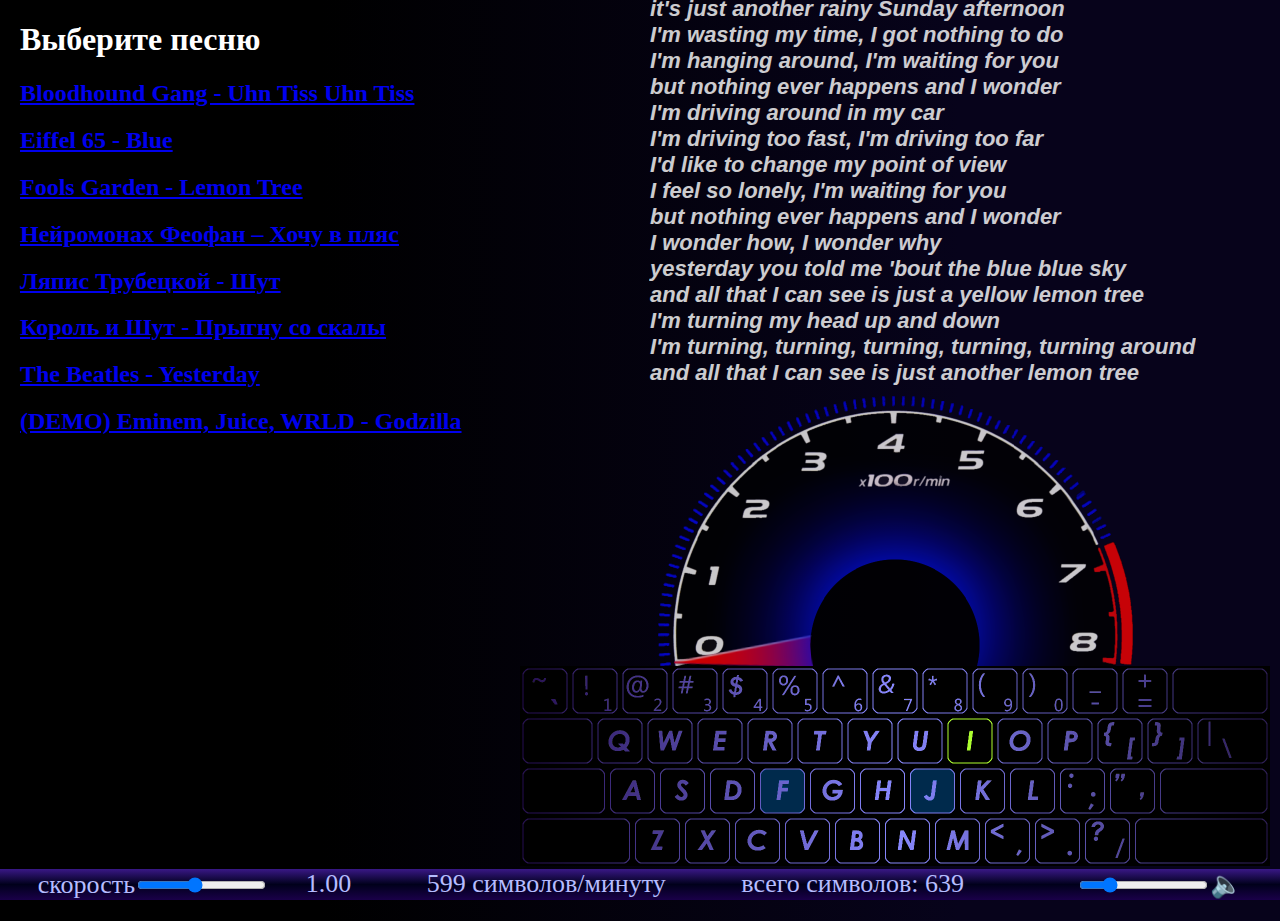
<file: index.html>
﻿<!DOCTYPE html>

<html lang="en">

<head>
	<meta charset="utf-8" />
	<meta name="viewport" content="width=device-width, initial-scale=1.0">
	<meta http-equiv="X-UA-Compatible" content="ie=edge">
	<link href="style.css" rel="stylesheet" />
	<title>klava</title>
</head>

<body style="background: linear-gradient(-90deg,rgb(7, 3, 27) 25%, rgb(0, 0, 0) 75%);">

	<div style="width: 50%; margin: 0 20px;">
		<h1 style="color: #fff;">Выберите песню</h1>
		<h2><a href="./Bloodhound.html">Bloodhound Gang - Uhn Tiss Uhn Tiss</a></h2>
		<h2><a href="./blue.html">Eiffel 65 - Blue</a></h2>
		<h2><a href="./lemon.html">Fools Garden - Lemon Tree</a></h2>
		<h2><a href="./neiromonah.html">Нейромонах Феофан – Хочу в пляс</a></h2>
		<h2><a href="./shut.html">Ляпис Трубецкой - Шут</a></h2>
		<h2><a href="./kih_so_skali.html">Король и Шут - Прыгну со скалы</a></h2>
		<h2><a href="./Yesterday.html">The Beatles - Yesterday</a></h2>
		<h2><a href="./eninem_godzila.html">(DEMO) Eminem, Juice, WRLD - Godzilla</a></h2>

	</div>

	<div class="base" style="width: 0px; ">
		<div class="base1" style="width: 750px; right: 10px;">
			<div id="chart"></div>
			<div id="log"></div>
			<div id="text" style="margin-left: 120px; font-size: 22px;">
				<span id="a"></span><span id="b"></span><span id="c"></span>
			</div>
			<div id="speedKlava">
				<div class="speedometrCenter" id="speedometr">
					<div class="strelka"></div>
				</div>
				<div class="keybordCenter" id="keybord">
					<div class="keybord" id="fon"></div>
					<div class="fonActiv" id="error" style="background-color: red; left: 50px;"></div>
					<div class="fonActiv" id="next" style="background-color: greenyellow;"></div>
					<div class="keybordImgEng"></div>
				</div>
			</div>
		</div>
	</div>

	<div id="menu">
		<div class="el">скорость<input type="range" min="0.2" max="2" step="0.01" value="1" id="setSpeed"></div>
		<span id="getSpeed"></span>
		<span id="symMin"></span>
		<span id="totalSym"></span>
		<div class="el"><input type="range" min="0" max="1" step="0.01" value="0.2" id="volume">🔈</div>
	</div>

	<audio src="error/e1.mp3"></audio>
	<audio src="error/e2.mp3"></audio>
	<audio src="error/e3.mp3"></audio>
	<audio src="error/e4.mp3"></audio>
	<audio src="error/e5.mp3"></audio>
	<audio src="error/e6.mp3"></audio>
	<audio src="error/e7.mp3"></audio>
	<audio src="tada.wav"></audio>

</body>
<script src="lemon.js" type="text/javascript"></script>
<!-- <script src="script.js" type="text/javascript"></script> -->
<script src="demo.js" type="text/javascript"></script>
<script src="./chart/lib/liteChart.min.js"></script>
<script src="chartSeting.js"></script>

</html>
</file>
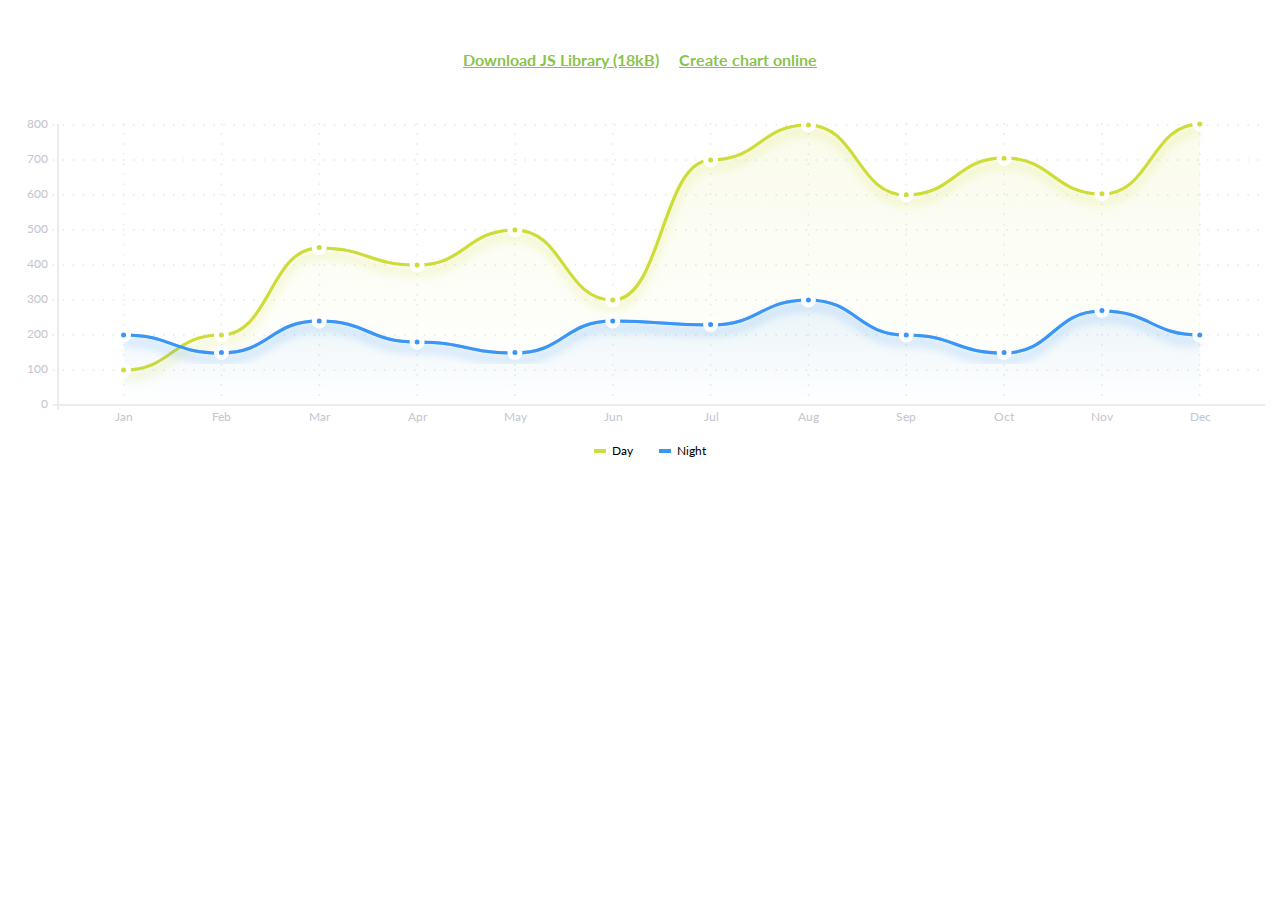
<file: chart/index.html>
<!DOCTYPE html>
<html>
	<head>
		<title>liteChart.js</title>
		<link href="https://fonts.googleapis.com/css?family=Lato:900&display=swap" rel="stylesheet">
		<style>
		body{
			font-family: 'Lato', sans-serif;
		}
		</style>
	</head>
	<body style="margin:0;padding:0;">

		<div style="padding-top: 50px; width: 100%; font-weight: 700; text-align: center;"><span><a href="https://codyshop.ru/litechart-library-for-chart-creation/" target="_blank" style="padding-right: 10px;color: #8bc34a;">Download JS Library (18kB)</a></span><span><a href="https://codyshop.ru/litechart/" target="_blank" style="padding-left: 10px;color: #8bc34a;">Create chart online</a></span></div>
	
		<div id="your-id" style="height: 400px;"></div>
		<script>
			document.addEventListener("DOMContentLoaded", function(){
				// Create liteChart.js Object
				let d = new liteChart("chart");

				// Set labels
				d.setLabels(["Jan", "Feb", "Mar", "Apr", "May", "Jun", "Jul", "Aug", "Sep", "Oct", "Nov", "Dec"]);

				// Set legends and values
				d.addLegend({"name": "Day", "stroke": "#CDDC39", "fill": "#fff", "values": [100, 200, 450, 400, 500, 300, 700, 800, 601, 705, 604, 803]});
				d.addLegend({"name": "Night", "stroke": "#3b95f7", "fill": "#fff", "values": [200, 150, 240, 180, 150, 240, 230, 300, 200, 150, 270, 200]});

				// Inject chart into DOM object
				let div = document.getElementById("your-id");
				d.inject(div);

				// Draw
				d.draw();
			});
		</script>

		<script src="lib/liteChart.min.js"></script>
	</body>
</html>
</file>
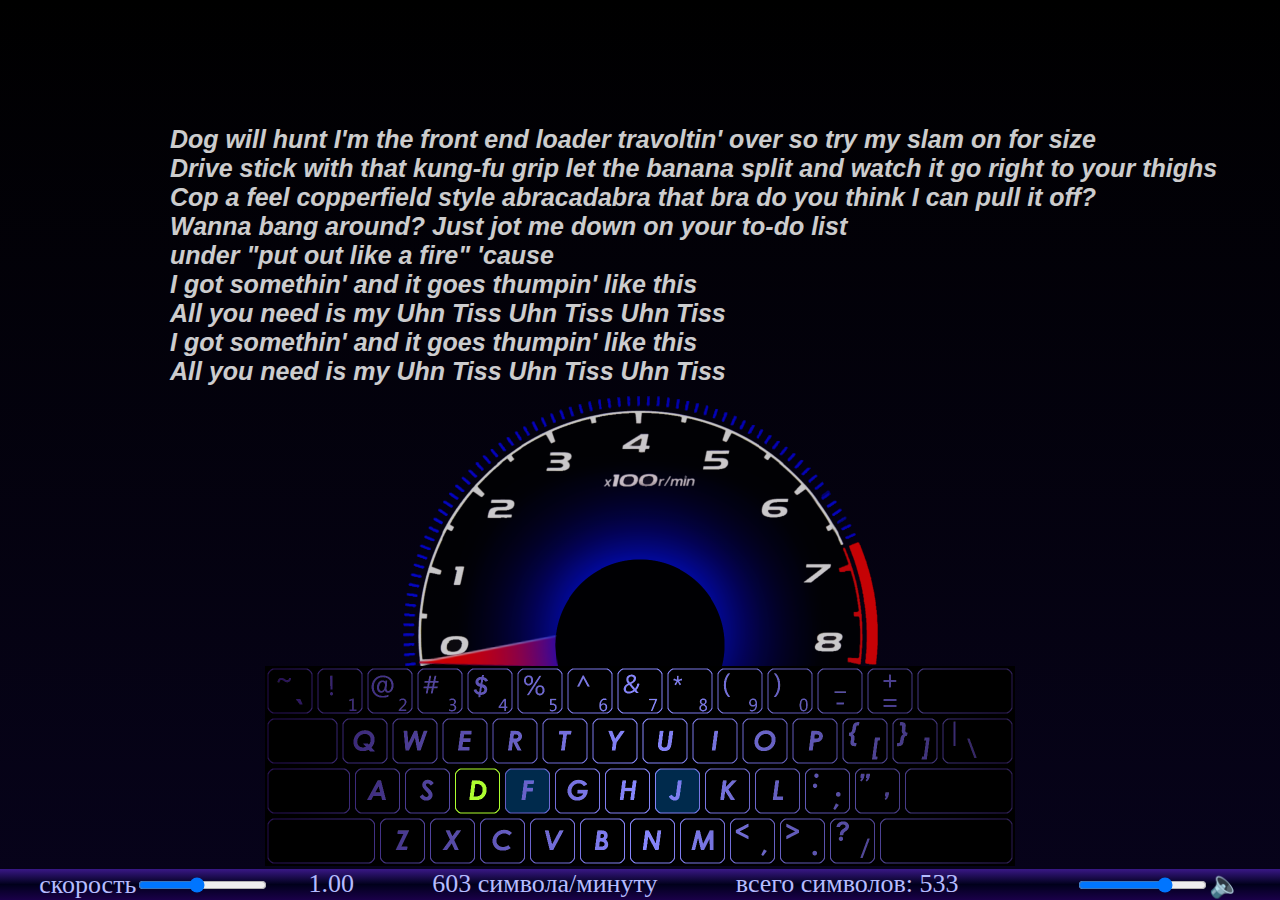
<file: Bloodhound.html>
<!DOCTYPE html>
<html lang="en">

<head>
	<meta charset="UTF-8">
	<meta name="viewport" content="width=device-width, initial-scale=1.0">
	<meta http-equiv="X-UA-Compatible" content="ie=edge">
	<link href="style.css" rel="stylesheet" />
	<title>klava</title>
</head>

<body>
	<div class="base">
		<div class="base1">
			<div id="text" style="margin-left: 120px;">
				<span id="a"></span><span id="b"></span><span id="c"></span>
			</div>
			<div id="speedKlava">
				<div class="speedometrCenter" id="speedometr">
					<div class="strelka"></div>
				</div>
				<div class="keybordCenter" id="keybord">
					<div class="keybord" id="fon"></div>
					<div class="fonActiv" id="error" style="background-color: red; left: 50px;"></div>
					<div class="fonActiv" id="next" style="background-color: greenyellow;"></div>
					<div class="keybordImgEng"></div>
				</div>
			</div>
		</div>
	</div>
	<div id="chart"></div>
	<div id="log"></div>
	<div id="menu">
		<div class="el">скорость<input type="range" min="0.2" max="2" step="0.01" value="1" id="setSpeed"></div>
		<span id="getSpeed"></span>
		<span id="symMin"></span>
		<span id="totalSym"></span>
		<div class="el"><input type="range" min="0" max="1" step="0.01" value="0.2" id="volume">🔈</div>
	</div>

	<audio src="error/e1.mp3"></audio>
	<audio src="error/e2.mp3"></audio>
	<audio src="error/e3.mp3"></audio>
	<audio src="error/e4.mp3"></audio>
	<audio src="error/e5.mp3"></audio>
	<audio src="error/e6.mp3"></audio>
	<audio src="error/e7.mp3"></audio>
	<audio src="tada.wav"></audio>

</body>
<script src="./Bloodhound.js" type="text/javascript"></script>
<script src="script.js" type="text/javascript"></script>
<script src="./chart/lib/liteChart.min.js"></script>
<script src="chartSeting.js"></script>

</html>
</file>
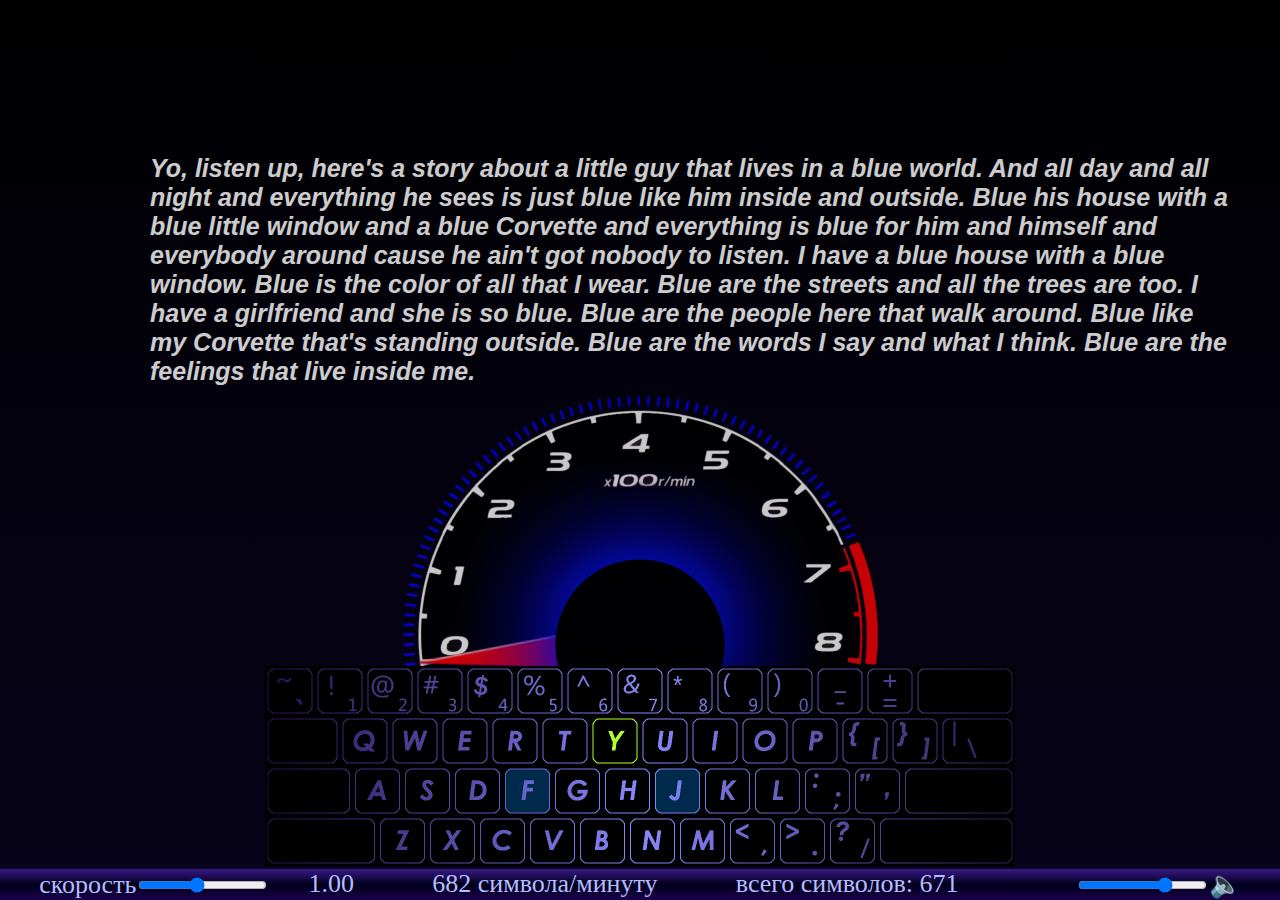
<file: blue.html>
<!DOCTYPE html>
<html lang="en">

<head>
	<meta charset="UTF-8">
	<meta name="viewport" content="width=device-width, initial-scale=1.0">
	<meta http-equiv="X-UA-Compatible" content="ie=edge">
	<link href="style.css" rel="stylesheet" />
	<title>klava</title>
</head>

<body>
	<div class="base">
		<div class="base1">
			<div id="text" style="margin-left: 100px;">
				<span id="a"></span><span id="b"></span><span id="c"></span>
			</div>
			<div id="speedKlava">
				<div class="speedometrCenter" id="speedometr">
					<div class="strelka"></div>
				</div>
				<div class="keybordCenter" id="keybord">
					<div class="keybord" id="fon"></div>
					<div class="fonActiv" id="error" style="background-color: red; left: 50px;"></div>
					<div class="fonActiv" id="next" style="background-color: greenyellow;"></div>
					<div class="keybordImgEng"></div>
				</div>
			</div>
		</div>
	</div>
	<div id="chart"></div>
	<div id="log"></div>
	<div id="menu">
		<div class="el">скорость<input type="range" min="0.2" max="2" step="0.01" value="1" id="setSpeed"></div>
		<span id="getSpeed"></span>
		<span id="symMin"></span>
		<span id="totalSym"></span>
		<div class="el"><input type="range" min="0" max="1" step="0.01" value="0.2" id="volume">🔈</div>
	</div>

	<audio src="error/e1.mp3"></audio>
	<audio src="error/e2.mp3"></audio>
	<audio src="error/e3.mp3"></audio>
	<audio src="error/e4.mp3"></audio>
	<audio src="error/e5.mp3"></audio>
	<audio src="error/e6.mp3"></audio>
	<audio src="error/e7.mp3"></audio>
	<audio src="tada.wav"></audio>

</body>
<script src="./blue.js" type="text/javascript"></script>
<script src="script.js" type="text/javascript"></script>
<script src="./chart/lib/liteChart.min.js"></script>
<script src="chartSeting.js"></script>

</html>
</file>
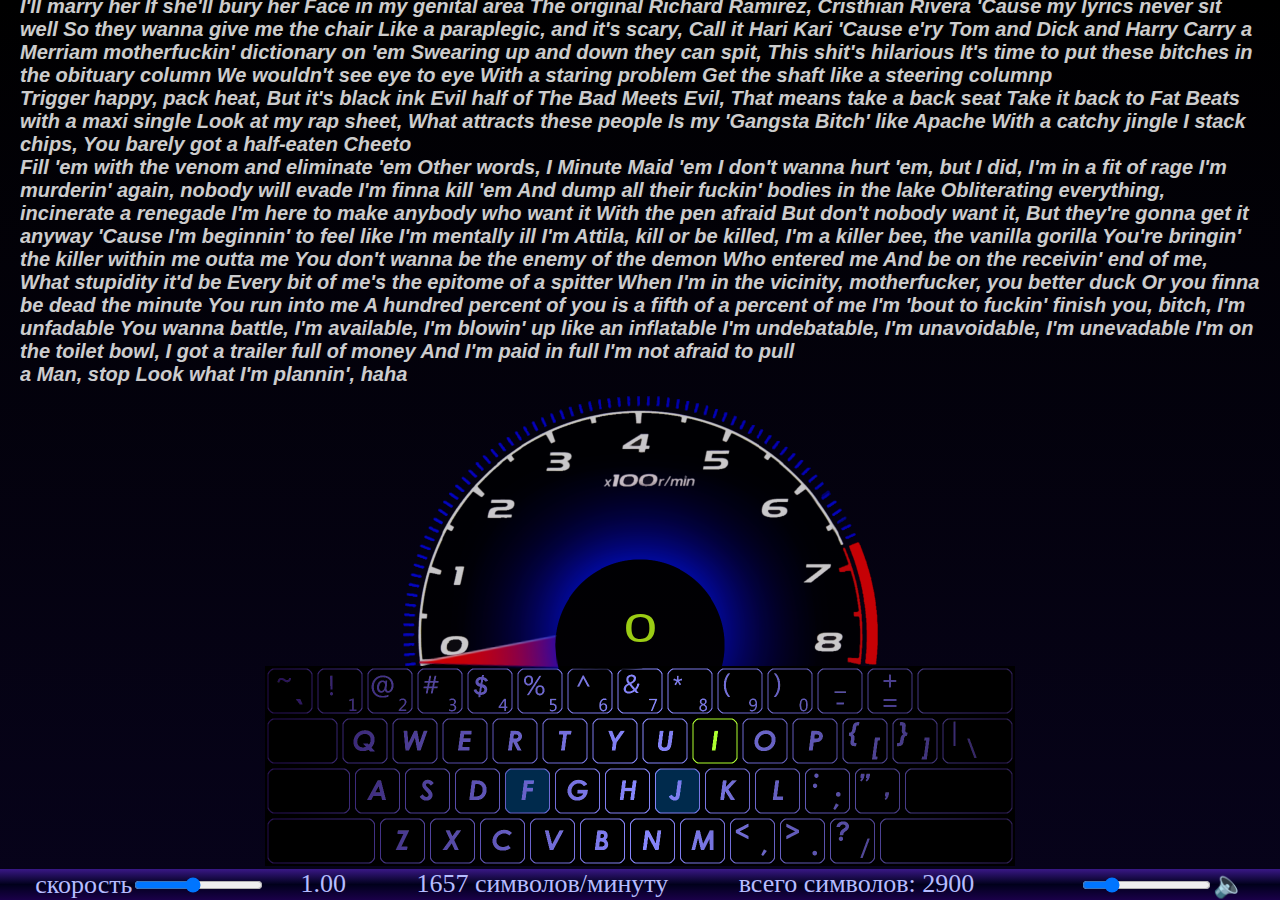
<file: eninem_godzila.html>
<!DOCTYPE html>
<html lang="en">

<head>
	<meta charset="UTF-8">
	<meta name="viewport" content="width=device-width, initial-scale=1.0">
	<meta http-equiv="X-UA-Compatible" content="ie=edge">
	<link href="style.css" rel="stylesheet" />
	<title>klava</title>
</head>

<body>
	<div class="base" style="width: 100%;">
		<div class="base1" style="width: 100%;">
			<div id="text" style="margin: 0 10px; font-size: 20px;">
				<span id="a"></span><span id="b"></span><span id="c"></span>
			</div>
			<div id="speedKlava">
				<div class="speedometrCenter" id="speedometr">
					<div id="speedValue" style="position: absolute;width: 475px; margin: 210px 0px 0px 00px; font-size: 40px;z-index: 2;font-family:'Segoe UI', Tahoma, Geneva, Verdana, sans-serif; transform: scaleX(1.5); text-align: center; color: rgb(193, 255, 22);">2345</div>
					<div class="strelka" style="transition-duration: 1s;"></div>
					
				</div>
				<div class="keybordCenter" style="z-index: -1;" id="keybord">
					<div class="keybord" id="fon"></div>
					<div class="fonActiv" id="error" style="background-color: red; left: 50px;"></div>
					<div class="fonActiv" id="next" style="background-color: greenyellow;"></div>
					<div class="keybordImgEng"></div>
				</div>
			</div>
		</div>
	</div>
	<div id="chart"></div>
	<div id="log"></div>
	<div id="menu">
		<div class="el">скорость<input type="range" min="0.2" max="2" step="0.01" value="1" id="setSpeed"></div>
		<span id="getSpeed"></span>
		<span id="symMin"></span>
		<span id="totalSym"></span>
		<div class="el"><input type="range" min="0" max="1" step="0.01" value="0.2" id="volume">🔈</div>
	</div>

	<audio src="error/e1.mp3"></audio>
	<audio src="error/e2.mp3"></audio>
	<audio src="error/e3.mp3"></audio>
	<audio src="error/e4.mp3"></audio>
	<audio src="error/e5.mp3"></audio>
	<audio src="error/e6.mp3"></audio>
	<audio src="error/e7.mp3"></audio>
	<audio src="tada.wav"></audio>

</body>
<script src="./eninem_godzila.js" type="text/javascript"></script>
<script src="demo eminem.js" type="text/javascript"></script>
<script src="./chart/lib/liteChart.min.js"></script>
<script src="chartSeting.js"></script>

</html>
</file>
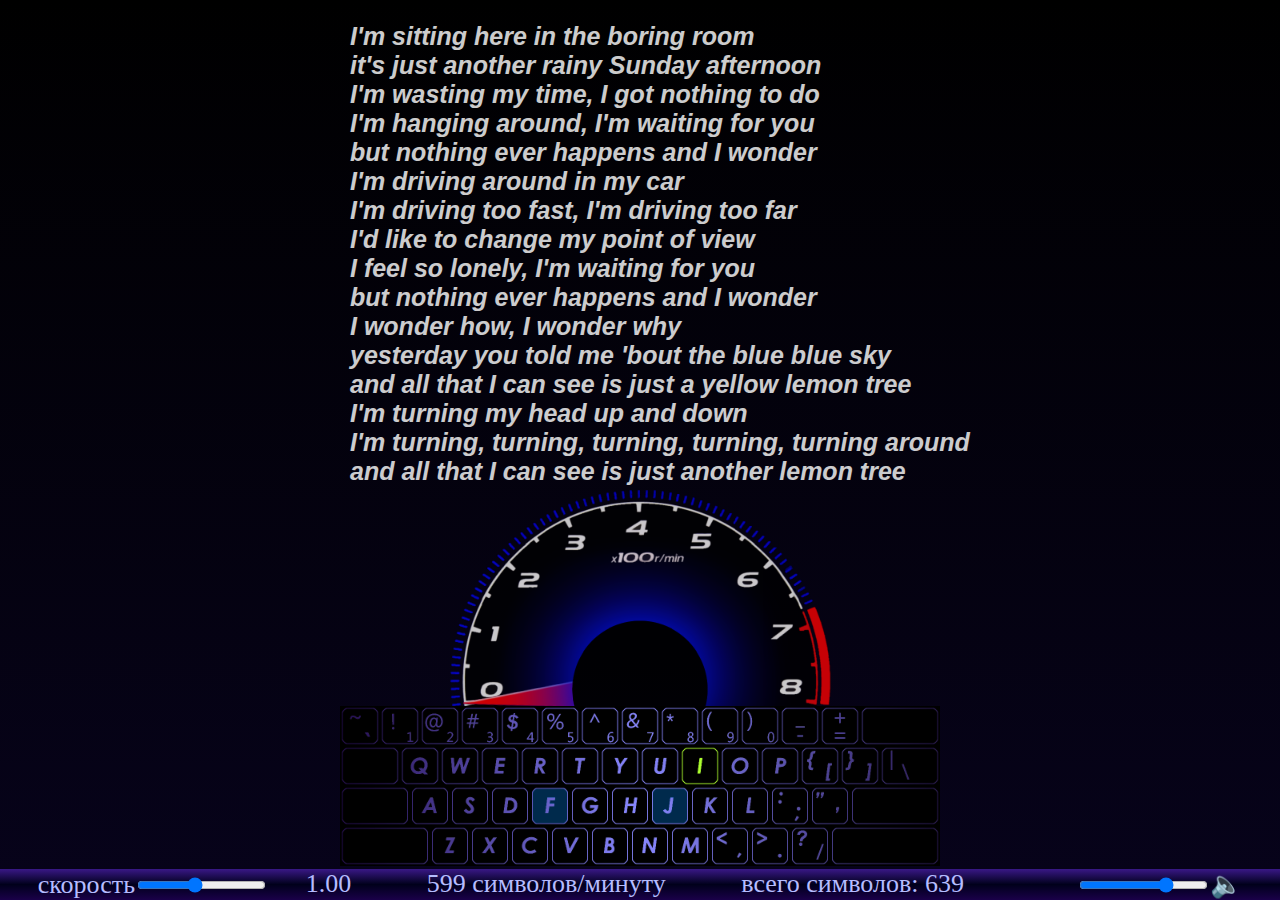
<file: lemon.html>
<!DOCTYPE html>
<html lang="en">

<head>
	<meta charset="UTF-8">
	<meta name="viewport" content="width=device-width, initial-scale=1.0">
	<meta http-equiv="X-UA-Compatible" content="ie=edge">
	<link href="style.css" rel="stylesheet" />
	<title>klava</title>
</head>

<body>
	<div class="base">
		<div class="base1">
			<div id="text" style="margin-left: 300px; transform: translateY(100px);">
				<span id="a"></span><span id="b"></span><span id="c"></span>
			</div>
			<div id="speedKlava" style="transform: scale(0.8); transform-origin: 50% 100%;">
				<div class="speedometrCenter" id="speedometr">
					<div class="strelka"></div>
				</div>
				<div class="keybordCenter" id="keybord">
					<div class="keybord" id="fon"></div>
					<div class="fonActiv" id="error" style="background-color: red; left: 50px;"></div>
					<div class="fonActiv" id="next" style="background-color: greenyellow;"></div>
					<div class="keybordImgEng"></div>
				</div>
			</div>
		</div>
	</div>
	<div id="chart"></div>
	<div id="log"></div>
	<div id="menu">
		<div class="el">скорость<input type="range" min="0.2" max="2" step="0.01" value="1" id="setSpeed"></div>
		<span id="getSpeed"></span>
		<span id="symMin"></span>
		<span id="totalSym"></span>
		<div class="el"><input type="range" min="0" max="1" step="0.01" value="0.2" id="volume">🔈</div>
	</div>

	<audio src="error/e1.mp3"></audio>
	<audio src="error/e2.mp3"></audio>
	<audio src="error/e3.mp3"></audio>
	<audio src="error/e4.mp3"></audio>
	<audio src="error/e5.mp3"></audio>
	<audio src="error/e6.mp3"></audio>
	<audio src="error/e7.mp3"></audio>
	<audio src="tada.wav"></audio>

</body>
<script src="./lemon.js" type="text/javascript"></script>
<script src="script.js" type="text/javascript"></script>
<script src="./chart/lib/liteChart.min.js"></script>
<script src="chartSeting.js"></script>

</html>
</file>
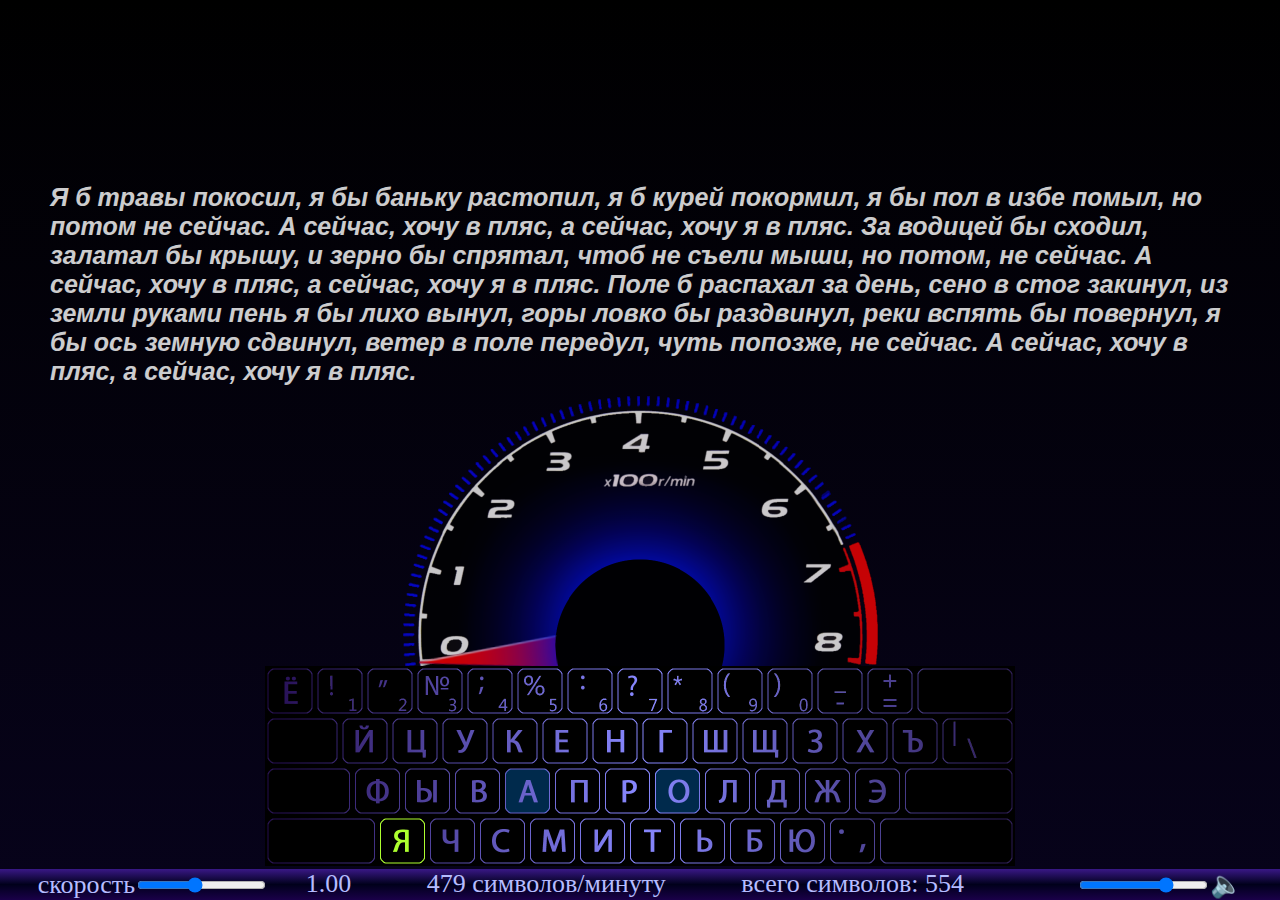
<file: neiromonah.html>
<!DOCTYPE html>
<html lang="en">

<head>
	<meta charset="UTF-8">
	<meta name="viewport" content="width=device-width, initial-scale=1.0">
	<meta http-equiv="X-UA-Compatible" content="ie=edge">
	<link href="style.css" rel="stylesheet" />
	<title>klava</title>
</head>

<body>
	<div class="base">
		<div class="base1">
			<div id="text" style="margin-left: 0px;">
				<span id="a"></span><span id="b"></span><span id="c"></span>
			</div>
			<div id="speedKlava">
				<div class="speedometrCenter" id="speedometr">
					<div class="strelka"></div>
				</div>
				<div class="keybordCenter" id="keybord">
					<div class="keybord" id="fon"></div>
					<div class="fonActiv" id="error" style="background-color: red; left: 50px;"></div>
					<div class="fonActiv" id="next" style="background-color: greenyellow;"></div>
					<div class="keybordImgRus"></div>
				</div>
			</div>
		</div>
	</div>
	<div id="chart"></div>
	<div id="log"></div>
	<div id="menu">
		<div class="el">скорость<input type="range" min="0.2" max="2" step="0.01" value="1" id="setSpeed"></div>
		<span id="getSpeed"></span>
		<span id="symMin"></span>
		<span id="totalSym"></span>
		<div class="el"><input type="range" min="0" max="1" step="0.01" value="0.2" id="volume">🔈</div>
	</div>

	<audio src="error/e1.mp3"></audio>
	<audio src="error/e2.mp3"></audio>
	<audio src="error/e3.mp3"></audio>
	<audio src="error/e4.mp3"></audio>
	<audio src="error/e5.mp3"></audio>
	<audio src="error/e6.mp3"></audio>
	<audio src="error/e7.mp3"></audio>
	<audio src="tada.wav"></audio>

</body>
<script src="./neiromonah.js" type="text/javascript"></script>
<script src="script.js" type="text/javascript"></script>
<script src="./chart/lib/liteChart.min.js"></script>
<script src="chartSeting.js"></script>

</html>
</file>
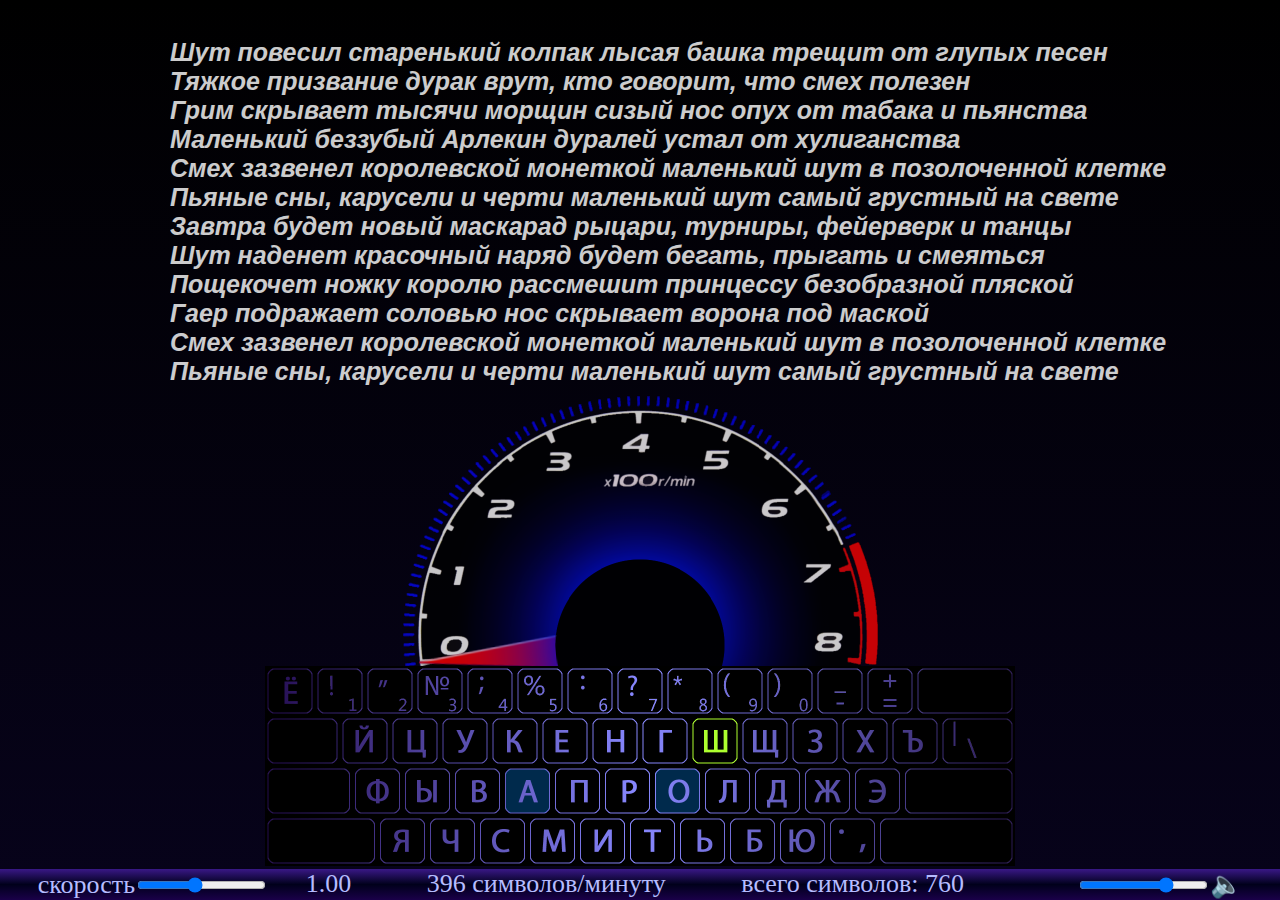
<file: shut.html>
<!DOCTYPE html>
<html lang="en">

<head>
	<meta charset="UTF-8">
	<meta name="viewport" content="width=device-width, initial-scale=1.0">
	<meta http-equiv="X-UA-Compatible" content="ie=edge">
	<link href="style.css" rel="stylesheet" />
	<title>klava</title>
</head>

<body>
	<div class="base">
		<div class="base1">
			<div id="text" style="margin-left: 120px;">
				<span id="a"></span><span id="b"></span><span id="c"></span>
			</div>
			<div id="speedKlava">
				<div class="speedometrCenter" id="speedometr">
					<div class="strelka"></div>
				</div>
				<div class="keybordCenter" id="keybord">
					<div class="keybord" id="fon"></div>
					<div class="fonActiv" id="error" style="background-color: red; left: 50px;"></div>
					<div class="fonActiv" id="next" style="background-color: greenyellow;"></div>
					<div class="keybordImgRus"></div>
				</div>
			</div>
		</div>
	</div>
	<div id="chart"></div>
	<div id="log"></div>
	<div id="menu">
		<div class="el">скорость<input type="range" min="0.2" max="2" step="0.01" value="1" id="setSpeed"></div>
		<span id="getSpeed"></span>
		<span id="symMin"></span>
		<span id="totalSym"></span>
		<div class="el"><input type="range" min="0" max="1" step="0.01" value="0.2" id="volume">🔈</div>
	</div>

	<audio src="error/e1.mp3"></audio>
	<audio src="error/e2.mp3"></audio>
	<audio src="error/e3.mp3"></audio>
	<audio src="error/e4.mp3"></audio>
	<audio src="error/e5.mp3"></audio>
	<audio src="error/e6.mp3"></audio>
	<audio src="error/e7.mp3"></audio>
	<audio src="tada.wav"></audio>

</body>
<script src="./shut.js" type="text/javascript"></script>
<script src="script.js" type="text/javascript"></script>
<script src="./chart/lib/liteChart.min.js"></script>
<script src="chartSeting.js"></script>

</html>
</file>
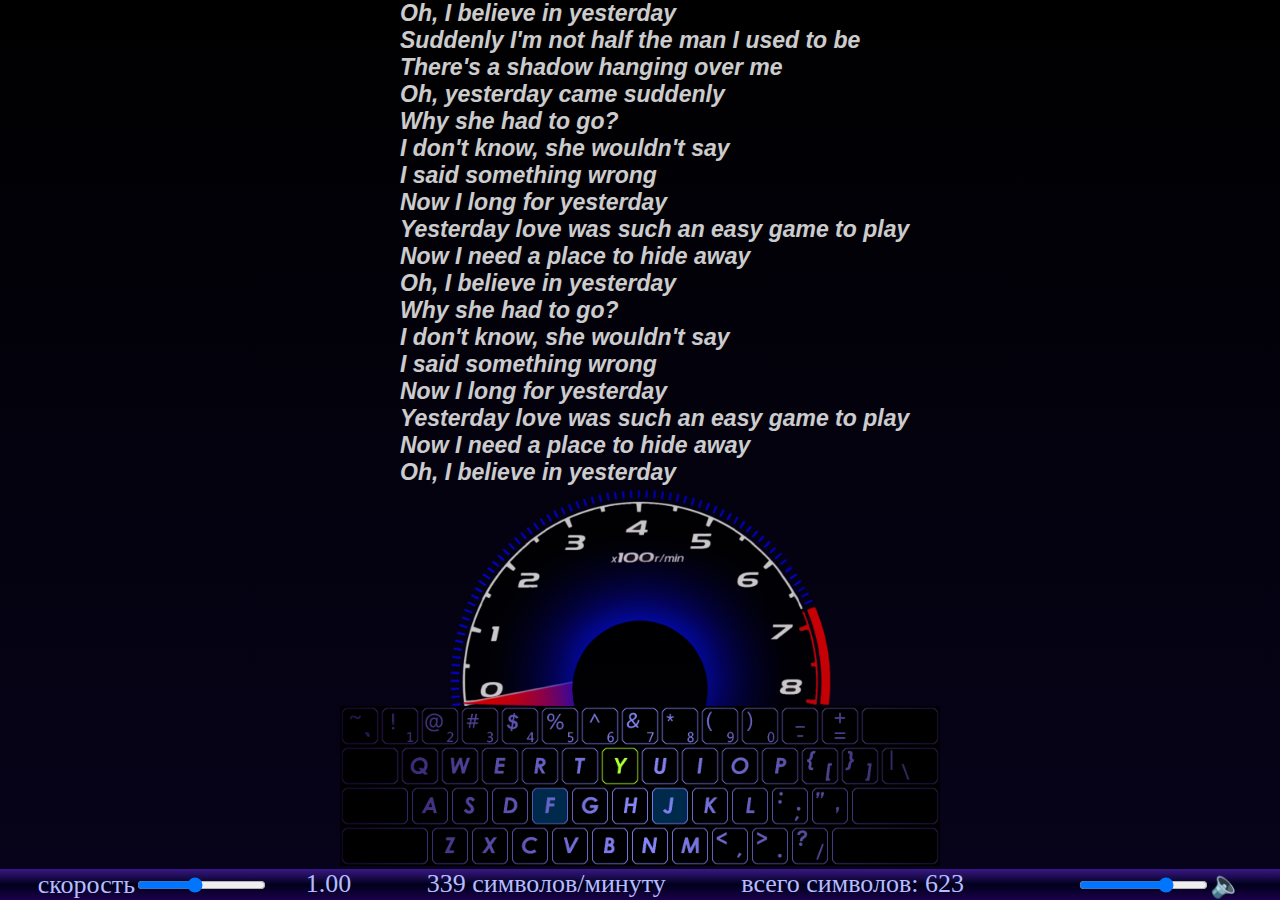
<file: Yesterday.html>
<!DOCTYPE html>
<html lang="en">

<head>
	<meta charset="UTF-8">
	<meta name="viewport" content="width=device-width, initial-scale=1.0">
	<meta http-equiv="X-UA-Compatible" content="ie=edge">
	<link href="style.css" rel="stylesheet" />
	<title>klava</title>
</head>

<body>
	<div class="base">
		<div class="base1">
			<div id="text" style="margin-left: 350px; transform: translateY(100px); font-size: 23px;">
				<span id="a"></span><span id="b"></span><span id="c"></span>
			</div>
			<div id="speedKlava" style="transform: scale(0.8); transform-origin: 50% 100%;">
				<div class="speedometrCenter" id="speedometr">
					<div class="strelka"></div>
				</div>
				<div class="keybordCenter" id="keybord">
					<div class="keybord" id="fon"></div>
					<div class="fonActiv" id="error" style="background-color: red; left: 50px;"></div>
					<div class="fonActiv" id="next" style="background-color: greenyellow;"></div>
					<div class="keybordImgEng"></div>
				</div>
			</div>
		</div>
	</div>
	<div id="chart"></div>
	<div id="log"></div>
	<div id="menu">
		<div class="el">скорость<input type="range" min="0.2" max="2" step="0.01" value="1" id="setSpeed"></div>
		<span id="getSpeed"></span>
		<span id="symMin"></span>
		<span id="totalSym"></span>
		<div class="el"><input type="range" min="0" max="1" step="0.01" value="0.2" id="volume">🔈</div>
	</div>

	<audio src="error/e1.mp3"></audio>
	<audio src="error/e2.mp3"></audio>
	<audio src="error/e3.mp3"></audio>
	<audio src="error/e4.mp3"></audio>
	<audio src="error/e5.mp3"></audio>
	<audio src="error/e6.mp3"></audio>
	<audio src="error/e7.mp3"></audio>
	<audio src="tada.wav"></audio>

</body>
<script src="./yesterday.js" type="text/javascript"></script>
<script src="script.js" type="text/javascript"></script>
<script src="./chart/lib/liteChart.min.js"></script>
<script src="chartSeting.js"></script>

</html>
</file>
<file: style.css>
html{
    height: 100%;
}
body {
    background: #000;
    margin: 0;
    height: 100%;
    background: linear-gradient(0deg,rgb(7, 3, 27) , rgb(0, 0, 0) 100%);
    overflow: hidden;
    
}
.base{
    width: 1200px;
    height: 100%;
    margin: auto;
    /* background-color: #0005; */
}
.base1{
    width: 1200px;
    position: absolute;
    bottom: 34px;
}
.el{
    margin: auto;
}
#chart{
    position: absolute;
    bottom: 130px;
    width: 100%;
    height: 30vw;
}
#menu {
    display: grid;
    bottom: 0;
    position: absolute;
    width: 100%;
    grid-auto-flow: column;
    margin: auto;
    font-size: 26px;
    color: #b5bcff;
    font-family: Georgia, Times, 'Times New Roman', serif;
    background: linear-gradient(0deg, rgb(26, 0, 73) 0%, rgb(0, 0, 27) 50%, rgb(57, 24, 134) 100%);
}
#speedKlava{
    width: 750px;
    height: 470px;
    margin: auto;
}
.speedometrCenter{
    height: 270px;
    width: 475px;
    opacity: 0.8;
    background-image: url("speed.png");
    background-size: 100%; 
    margin: auto;
}
.speedometrRight{
    height: 23vw;
    width: 40vw;
    right: 10px;
    bottom: 30px;
    opacity: 0.8;
    background-image: url("speed.png");
    position: absolute;
    background-size: 40vw;
}
.strelka{
    background-image: url("strelka.png");
    background-repeat: no-repeat;
    height: 229px;
    width: 47px;  
    transform-origin: 50% 100%;
    transform: translate(214px, 20px) rotate(265deg);
    background-size: 100%;
    position: absolute;
    transition-duration: 1s;
}
.keybordCenter {
    width: 750px;
    height: 200px;
    position: absolute;
    background: linear-gradient(90deg, rgb(36, 12, 80) 0%, rgb(136, 136, 255) 50%, rgb(43, 26, 85) 100%);
}
.keybordLeft {
    width: 750px;
    height: 200px;
    left: 10px;
    margin: auto;
    bottom: 37px;
    position: absolute;
    background: linear-gradient(90deg, rgb(36, 12, 80) 0%, rgb(136, 136, 255) 50%, rgb(43, 26, 85) 100%);
}
.keybordImgEng {
    background-image: url("keyEng.png");
    height: 100%;
    position: sticky;
    background-size: cover;
}

.keybordImgRus {
    background-image: url("keyRus.png");
    height: 100%;
    position: sticky;
    background-size: cover;
}

#fon {
    position: absolute;
    background-color: gray;
}

.fonActiv {
    width: 50px;
    height: 50px;
    position: absolute;
    visibility: hidden;
}

#text {
    color: white;
    font-family: 'Century Gothic', 'Franklin Gothic Medium', 'Arial Narrow', Arial, sans-serif;
    font-weight: bold;
    font-style: italic;
    font-size: 25px;
    padding: 10px;
    overflow: hidden;
}
#textDemo {
    color: white;
    font-family: 'Century Gothic', 'Franklin Gothic Medium', 'Arial Narrow', Arial, sans-serif;
    font-weight: bold;
    font-style: italic;
    font-size: 20px;
    padding: 5px 0px 0 30px;
    overflow: auto;
    position: absolute;
    right: 50px;
    top: 50px;
    /* line-height: 10px; */
}


#log{
    font-size: 40px;
    bottom: 50px;
    text-align: center;
    margin: auto;
    position: absolute;
    width: 100%;
}
#a {
    opacity: 40%;
}

#b {
    text-decoration: underline;
}

#c {
    opacity: 80%;
}

::-webkit-scrollbar-thumb {
    background: #444;
}
::-webkit-scrollbar-thumb:hover {
    background: #666;
}
::-webkit-scrollbar-thumb:active {
    background: #888;
}
::-webkit-scrollbar{
    background: #222;
}
</file>
